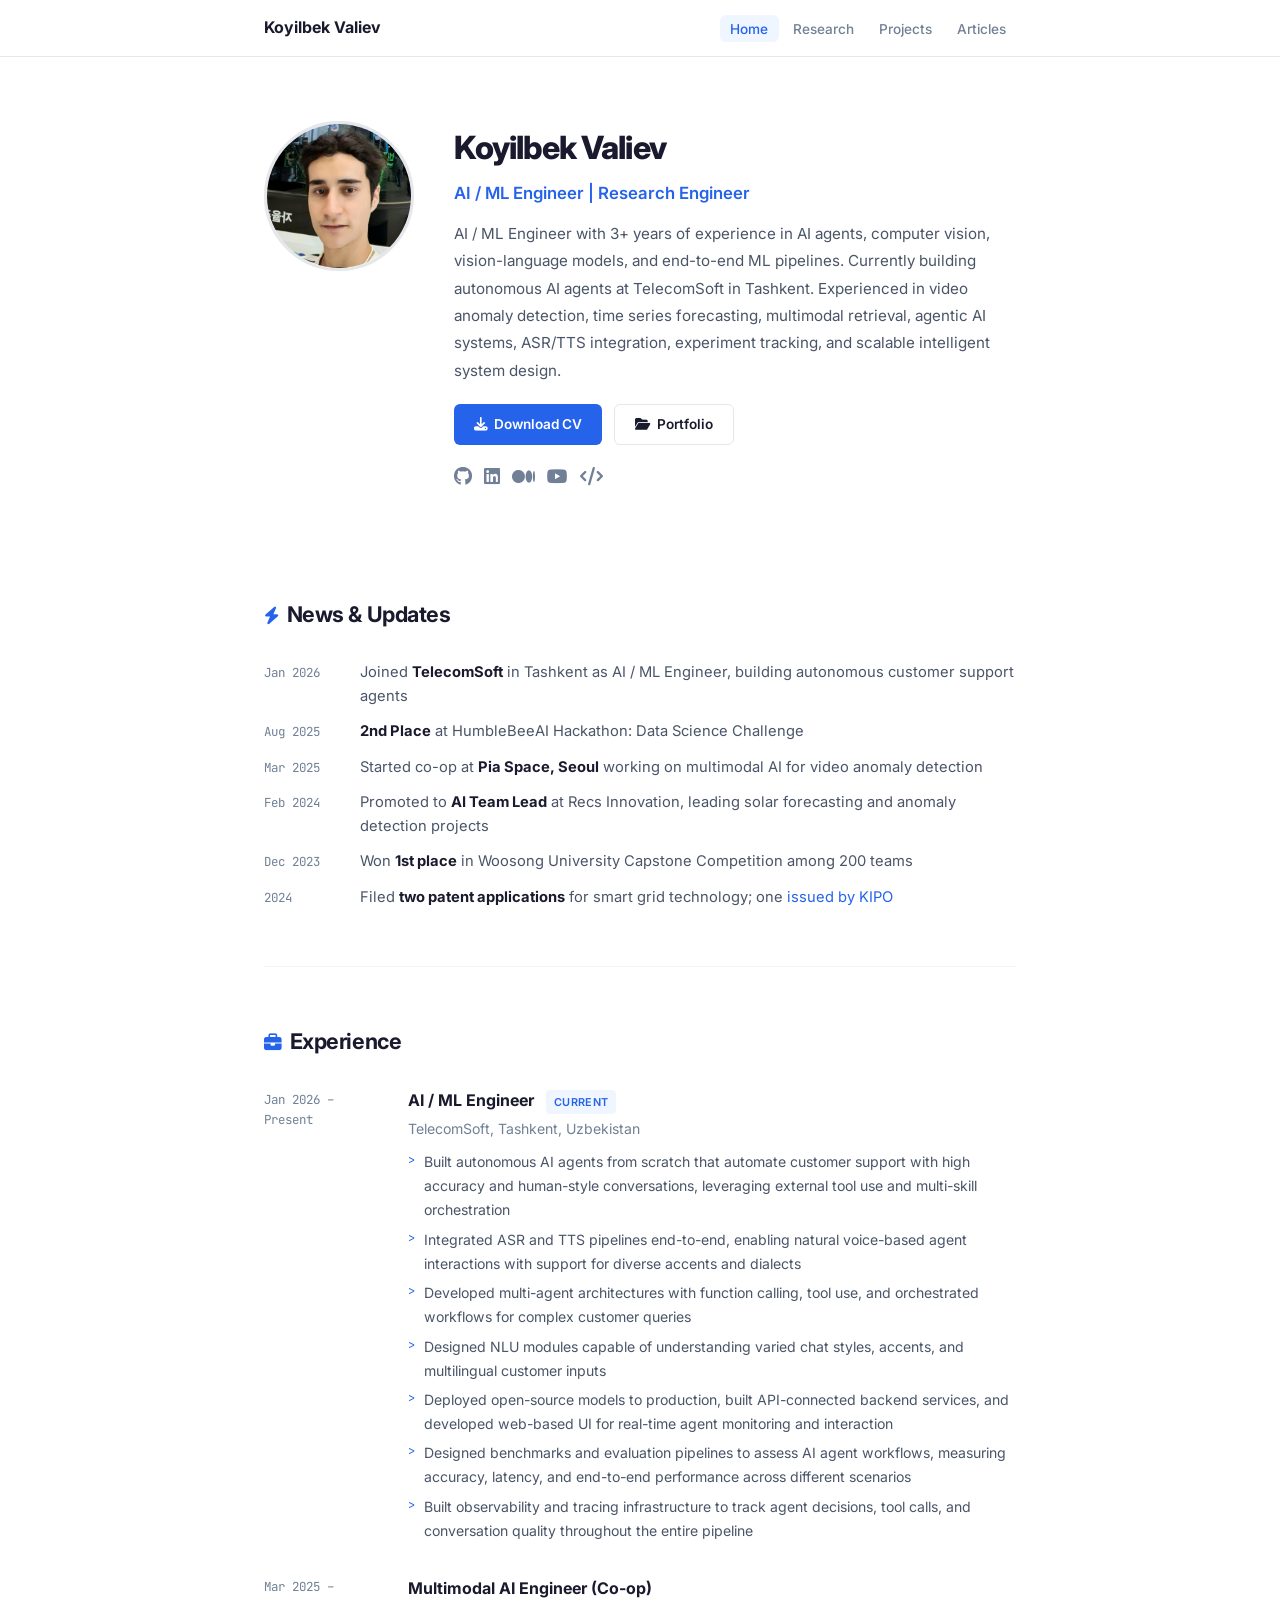
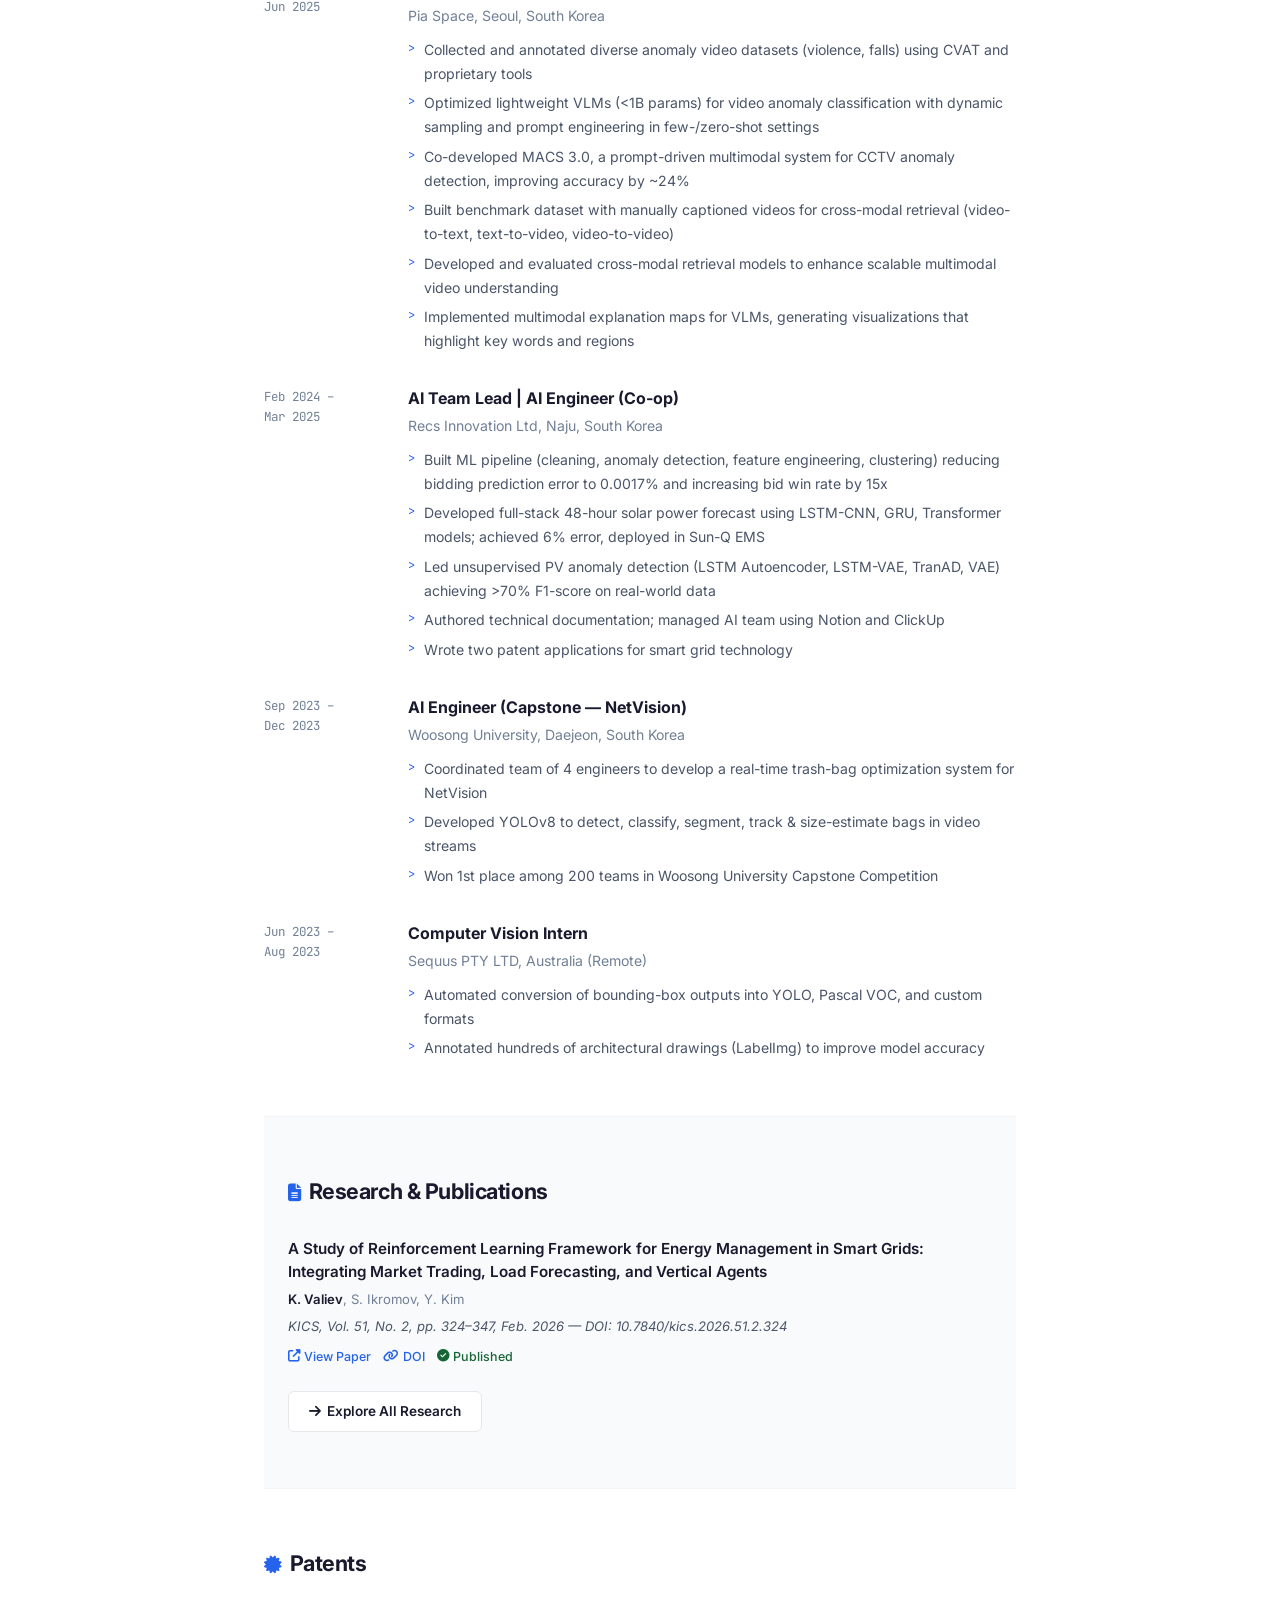
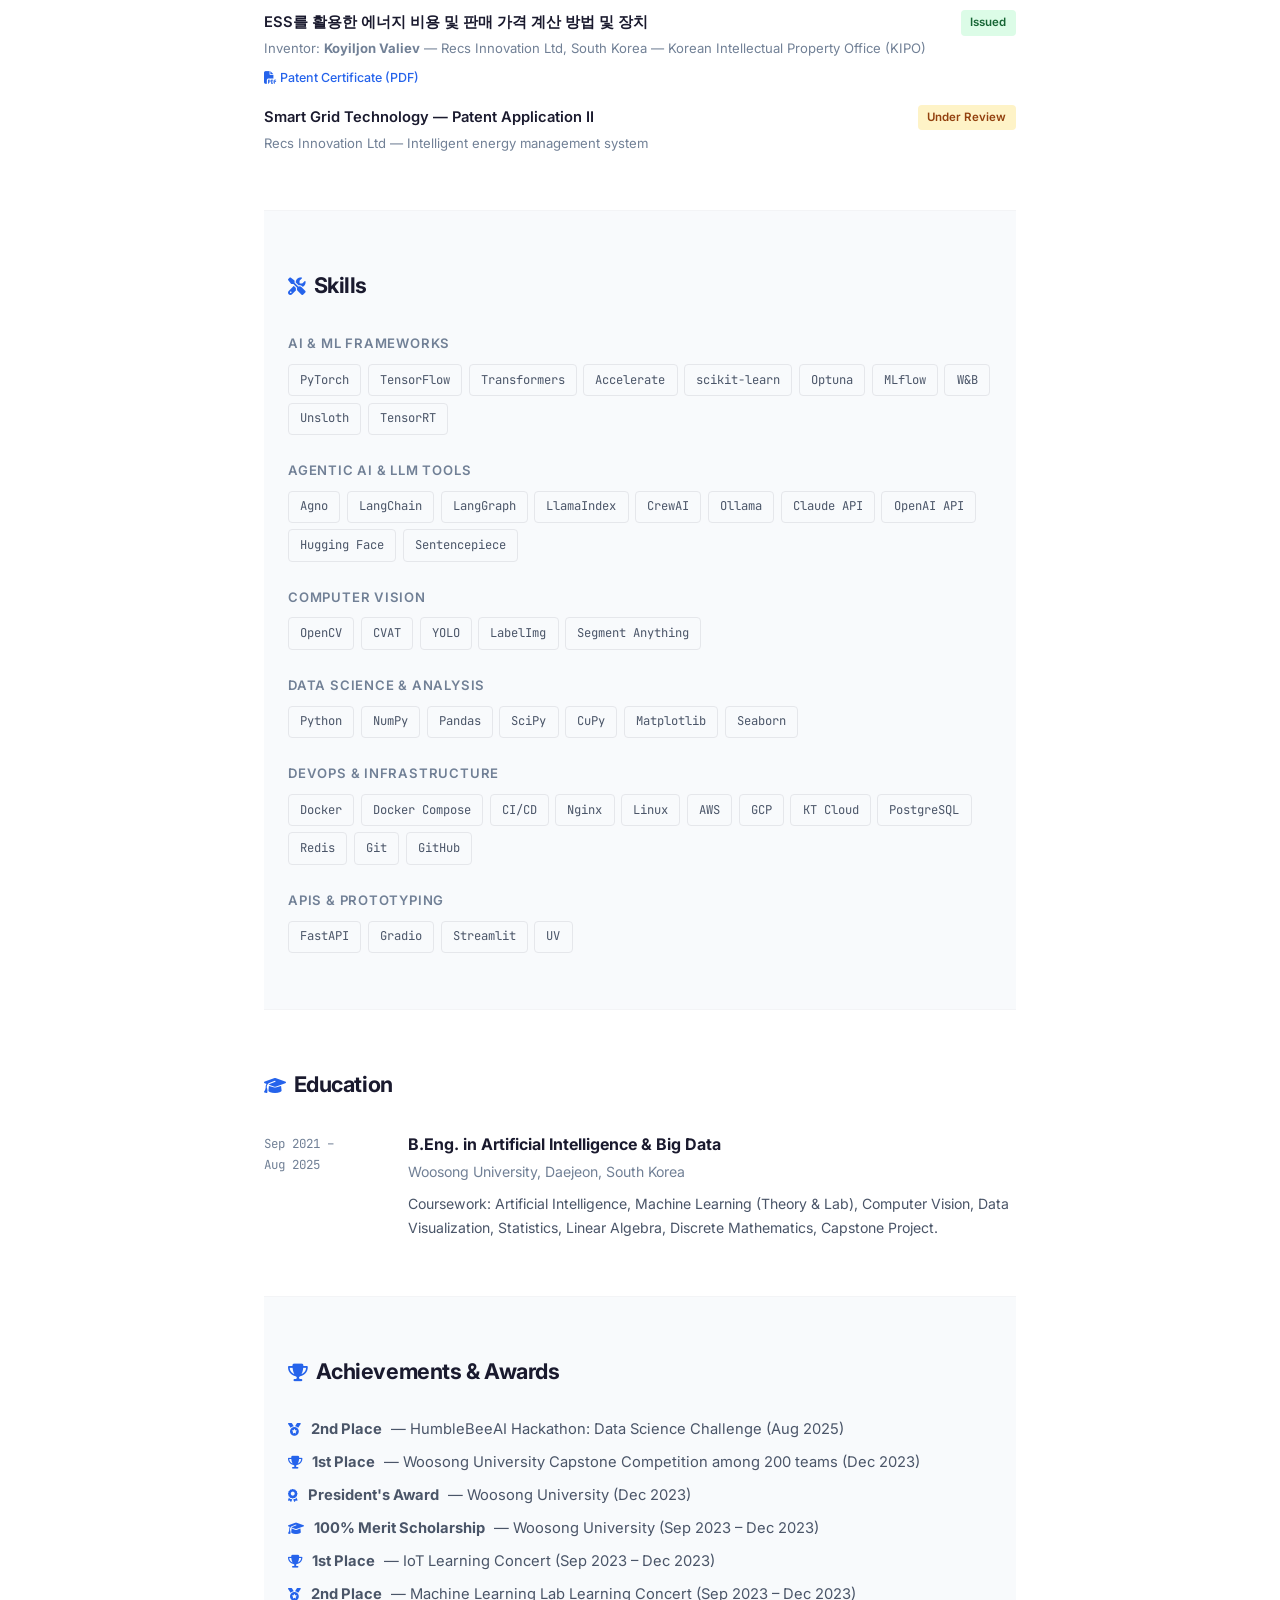
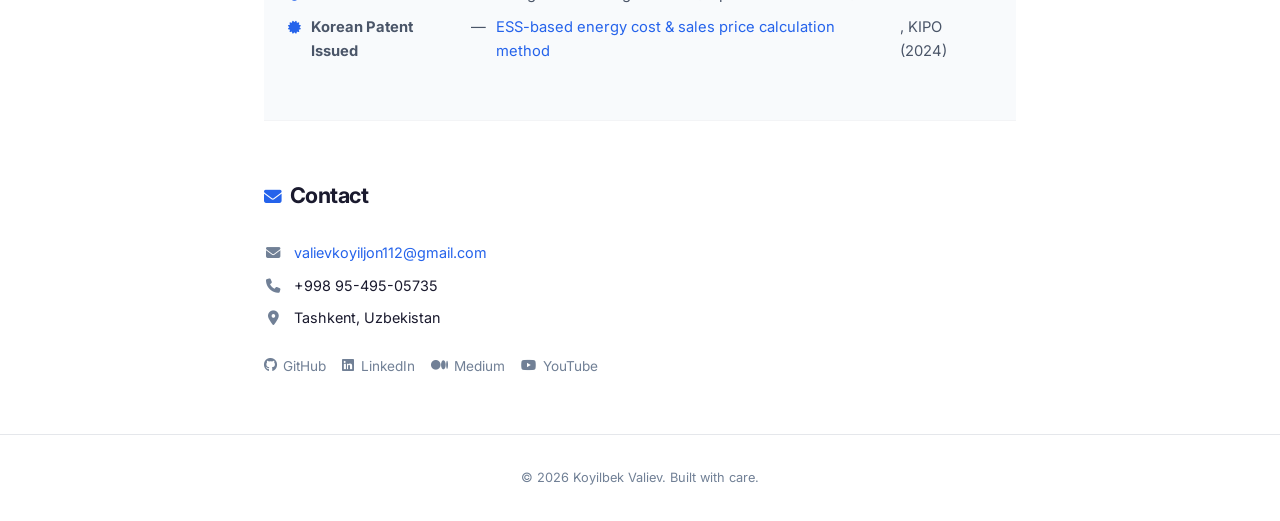
<file: index.html>
<!DOCTYPE html>
<html lang="en">
<head>
    <meta charset="UTF-8" />
    <meta name="viewport" content="width=device-width, initial-scale=1.0" />
    <title>Koyilbek Valiev — AI / ML Engineer | Research Engineer</title>
    <meta name="description" content="AI / ML Engineer and Research Engineer with 3+ years of experience in AI agents, computer vision, multimodal learning, and intelligent systems." />
    <meta name="author" content="Koyilbek Valiev" />
    <link rel="icon" href="favicon.ico" type="image/x-icon" />
    <link rel="preconnect" href="https://fonts.googleapis.com" />
    <link rel="preconnect" href="https://fonts.gstatic.com" crossorigin />
    <link href="https://fonts.googleapis.com/css2?family=Inter:wght@300;400;500;600;700;800&family=JetBrains+Mono:wght@400;500&display=swap" rel="stylesheet" />
    <link href="https://cdnjs.cloudflare.com/ajax/libs/font-awesome/6.5.1/css/all.min.css" rel="stylesheet" />
    <link rel="stylesheet" href="css/shared.css" />
    <style>
        /* ============================================
           HOME-SPECIFIC STYLES
           ============================================ */

        /* HERO */
        .hero {
            padding: 4rem 0 3rem;
        }

        .hero-layout {
            display: flex;
            gap: 2.5rem;
            align-items: flex-start;
        }

        .hero-photo {
            width: 150px;
            height: 150px;
            border-radius: 50%;
            object-fit: cover;
            border: 3px solid var(--border);
            flex-shrink: 0;
        }

        .hero-content { flex: 1; }

        .hero-name {
            font-size: 2rem;
            font-weight: 800;
            letter-spacing: -0.03em;
            margin-bottom: 0.25rem;
        }

        .hero-title {
            font-size: 1.05rem;
            color: var(--accent);
            font-weight: 600;
            margin-bottom: 0.75rem;
        }

        .hero-bio {
            color: var(--text-secondary);
            font-size: 0.95rem;
            line-height: 1.8;
            margin-bottom: 1.25rem;
            max-width: 600px;
        }

        .hero-actions {
            display: flex;
            gap: 0.75rem;
            flex-wrap: wrap;
            margin-bottom: 1rem;
        }

        .hero-social {
            display: flex;
            gap: 0.75rem;
        }

        .hero-social a {
            color: var(--text-muted);
            font-size: 1.15rem;
            transition: var(--transition);
        }

        .hero-social a:hover { color: var(--accent); }

        /* NEWS */
        .news-list {
            list-style: none;
            display: flex;
            flex-direction: column;
            gap: 0.75rem;
        }

        .news-item {
            display: flex;
            gap: 1rem;
            align-items: baseline;
            font-size: 0.92rem;
            line-height: 1.6;
        }

        .news-date {
            font-family: 'JetBrains Mono', monospace;
            font-size: 0.78rem;
            color: var(--text-muted);
            white-space: nowrap;
            min-width: 80px;
        }

        .news-text { color: var(--text-secondary); }
        .news-text strong { color: var(--text); }
        .news-text a { color: var(--accent); text-decoration: none; }
        .news-text a:hover { text-decoration: underline; }

        /* EXPERIENCE */
        .exp-list {
            display: flex;
            flex-direction: column;
            gap: 2rem;
        }

        .exp-item {
            display: grid;
            grid-template-columns: 120px 1fr;
            gap: 1.5rem;
        }

        .exp-period {
            font-family: 'JetBrains Mono', monospace;
            font-size: 0.78rem;
            color: var(--text-muted);
            padding-top: 0.15rem;
            line-height: 1.6;
        }

        .exp-body h3 {
            font-size: 1rem;
            font-weight: 700;
            margin-bottom: 0.15rem;
        }

        .exp-body .exp-org {
            font-size: 0.88rem;
            color: var(--text-muted);
            margin-bottom: 0.6rem;
        }

        .exp-body ul {
            list-style: none;
            display: flex;
            flex-direction: column;
            gap: 0.35rem;
        }

        .exp-body li {
            font-size: 0.88rem;
            color: var(--text-secondary);
            line-height: 1.7;
            padding-left: 1rem;
            position: relative;
        }

        .exp-body li::before {
            content: '>';
            position: absolute;
            left: 0;
            color: var(--accent);
            font-family: 'JetBrains Mono', monospace;
            font-size: 0.75rem;
        }

        .exp-badge {
            display: inline-block;
            font-size: 0.68rem;
            font-weight: 600;
            padding: 0.15rem 0.5rem;
            border-radius: 4px;
            background: var(--accent-light);
            color: var(--accent);
            text-transform: uppercase;
            letter-spacing: 0.03em;
            margin-left: 0.5rem;
            vertical-align: middle;
        }

        /* PUBLICATIONS */
        .pub-list {
            display: flex;
            flex-direction: column;
            gap: 1.5rem;
        }

        .pub-item { padding-bottom: 1.5rem; border-bottom: 1px solid var(--border-light); }
        .pub-item:last-child { padding-bottom: 0; border-bottom: none; }

        .pub-title {
            font-size: 0.95rem;
            font-weight: 600;
            color: var(--text);
            margin-bottom: 0.3rem;
            line-height: 1.5;
        }

        .pub-authors {
            font-size: 0.82rem;
            color: var(--text-muted);
            margin-bottom: 0.3rem;
        }

        .pub-authors .me { font-weight: 600; color: var(--text); }

        .pub-venue {
            font-size: 0.82rem;
            color: var(--text-secondary);
            font-style: italic;
        }

        .pub-links {
            display: flex;
            gap: 0.75rem;
            margin-top: 0.5rem;
        }

        .pub-link {
            font-size: 0.78rem;
            font-weight: 500;
            color: var(--accent);
            text-decoration: none;
            display: inline-flex;
            align-items: center;
            gap: 0.25rem;
        }

        .pub-link:hover { text-decoration: underline; }

        /* PATENTS */
        .patent-list {
            display: flex;
            flex-direction: column;
            gap: 1rem;
        }

        .patent-item {
            display: flex;
            justify-content: space-between;
            align-items: flex-start;
            gap: 1rem;
        }

        .patent-info h4 {
            font-size: 0.92rem;
            font-weight: 600;
            margin-bottom: 0.15rem;
        }

        .patent-info p {
            font-size: 0.82rem;
            color: var(--text-muted);
        }

        .patent-status {
            font-size: 0.72rem;
            font-weight: 600;
            padding: 0.2rem 0.6rem;
            border-radius: 4px;
            white-space: nowrap;
        }

        .patent-status.reviewed { background: #dcfce7; color: #166534; }
        .patent-status.pending { background: #fef3c7; color: #92400e; }

        /* SKILLS */
        .skills-section {
            display: flex;
            flex-direction: column;
            gap: 1.5rem;
        }

        .skill-group h4 {
            font-size: 0.82rem;
            font-weight: 600;
            color: var(--text-muted);
            text-transform: uppercase;
            letter-spacing: 0.06em;
            margin-bottom: 0.6rem;
        }

        .skill-tags {
            display: flex;
            flex-wrap: wrap;
            gap: 0.4rem;
        }

        .tag {
            font-family: 'JetBrains Mono', monospace;
            font-size: 0.76rem;
            padding: 0.3rem 0.7rem;
            border-radius: 4px;
            background: var(--bg-alt);
            border: 1px solid var(--border);
            color: var(--text-secondary);
            transition: var(--transition);
        }

        .tag:hover {
            border-color: var(--accent);
            color: var(--accent);
            background: var(--accent-light);
        }

        /* EDUCATION */
        .edu-item {
            display: grid;
            grid-template-columns: 120px 1fr;
            gap: 1.5rem;
        }

        .edu-period {
            font-family: 'JetBrains Mono', monospace;
            font-size: 0.78rem;
            color: var(--text-muted);
            padding-top: 0.15rem;
        }

        .edu-body h3 { font-size: 1rem; font-weight: 700; margin-bottom: 0.15rem; }
        .edu-body .edu-school { font-size: 0.88rem; color: var(--text-muted); margin-bottom: 0.5rem; }
        .edu-body p { font-size: 0.88rem; color: var(--text-secondary); line-height: 1.7; }

        /* ACHIEVEMENTS */
        .achievements-list {
            list-style: none;
            display: flex;
            flex-direction: column;
            gap: 0.6rem;
        }

        .achievements-list li {
            display: flex;
            align-items: baseline;
            gap: 0.6rem;
            font-size: 0.92rem;
            color: var(--text-secondary);
            line-height: 1.6;
        }

        .achievements-list li i {
            color: var(--accent);
            font-size: 0.8rem;
            flex-shrink: 0;
        }

        /* CONTACT */
        .contact-grid {
            display: flex;
            flex-direction: column;
            gap: 0.5rem;
            margin-bottom: 1.5rem;
        }

        .contact-row {
            display: flex;
            align-items: center;
            gap: 0.75rem;
            font-size: 0.9rem;
        }

        .contact-row i {
            color: var(--text-muted);
            width: 18px;
            text-align: center;
            font-size: 0.9rem;
        }

        .contact-row a { color: var(--accent); text-decoration: none; }
        .contact-row a:hover { text-decoration: underline; }

        .contact-social {
            display: flex;
            gap: 1rem;
            margin-top: 1rem;
        }

        .contact-social a {
            display: inline-flex;
            align-items: center;
            gap: 0.4rem;
            font-size: 0.85rem;
            color: var(--text-muted);
            text-decoration: none;
            transition: var(--transition);
        }

        .contact-social a:hover { color: var(--accent); }

        /* RESPONSIVE */
        @media (max-width: 768px) {
            .hero-layout {
                flex-direction: column;
                align-items: center;
                text-align: center;
            }

            .hero-photo { width: 120px; height: 120px; }

            .hero-actions, .hero-social { justify-content: center; }

            .hero-bio { margin-left: auto; margin-right: auto; }

            .exp-item, .edu-item {
                grid-template-columns: 1fr;
                gap: 0.25rem;
            }

            .hero { padding: 2.5rem 0 2rem; }

            .patent-item { flex-direction: column; gap: 0.5rem; }
        }

        @media (max-width: 480px) {
            .hero-name { font-size: 1.6rem; }

            .hero-actions {
                flex-direction: column;
                align-items: stretch;
            }

            .btn { justify-content: center; }

            .news-item { flex-direction: column; gap: 0.15rem; }
            .news-date { min-width: auto; }
        }
    </style>
</head>
<body>

    <!-- Navigation -->
    <nav class="nav" role="navigation" aria-label="Main navigation">
        <div class="nav-inner">
            <a href="index.html" class="nav-name">Koyilbek Valiev</a>
            <button class="nav-hamburger" aria-label="Toggle menu" aria-expanded="false">
                <span></span><span></span><span></span>
            </button>
            <ul class="nav-links">
                <li><a href="index.html" class="active">Home</a></li>
                <li><a href="research.html">Research</a></li>
                <li><a href="projects.html">Projects</a></li>
                <li><a href="articles.html">Articles</a></li>
            </ul>
        </div>
    </nav>

    <main class="container">

        <!-- ===== HERO ===== -->
        <section class="hero" id="about">
            <div class="hero-layout">
                <img src="images/profile.jpg" alt="Koyilbek Valiev" class="hero-photo" />
                <div class="hero-content">
                    <h1 class="hero-name">Koyilbek Valiev</h1>
                    <p class="hero-title">AI / ML Engineer | Research Engineer</p>
                    <p class="hero-bio">
                        AI / ML Engineer with 3+ years of experience in AI agents, computer vision,
                        vision-language models, and end-to-end ML pipelines. Currently building autonomous
                        AI agents at TelecomSoft in Tashkent. Experienced in video anomaly detection,
                        time series forecasting, multimodal retrieval, agentic AI systems, ASR/TTS integration,
                        experiment tracking, and scalable intelligent system design.
                    </p>
                    <div class="hero-actions">
                        <a href="Koyiljon_CV.pdf" class="btn btn-primary" target="_blank" rel="noopener">
                            <i class="fas fa-download"></i> Download CV
                        </a>
                        <a href="Last_UPDATED_PORTFOLIO.pdf" class="btn btn-outline" target="_blank" rel="noopener">
                            <i class="fas fa-folder-open"></i> Portfolio
                        </a>
                    </div>
                    <div class="hero-social">
                        <a href="https://github.com/Valiev-Koyiljon" target="_blank" rel="noopener" aria-label="GitHub"><i class="fab fa-github"></i></a>
                        <a href="https://www.linkedin.com/in/koyiljonvaliev2003/" target="_blank" rel="noopener" aria-label="LinkedIn"><i class="fab fa-linkedin"></i></a>
                        <a href="https://medium.com/@valievkoyiljon112" target="_blank" rel="noopener" aria-label="Medium"><i class="fab fa-medium"></i></a>
                        <a href="https://www.youtube.com/@KoyiljonValiev" target="_blank" rel="noopener" aria-label="YouTube"><i class="fab fa-youtube"></i></a>
                        <a href="https://jovian.com/valievkoyiljon112" target="_blank" rel="noopener" aria-label="Jovian"><i class="fas fa-code"></i></a>
                    </div>
                </div>
            </div>
        </section>

        <!-- ===== NEWS ===== -->
        <section class="section" id="news">
            <h2 class="section-title"><i class="fas fa-bolt"></i>News &amp; Updates</h2>
            <ul class="news-list">
                <li class="news-item">
                    <span class="news-date">Jan 2026</span>
                    <span class="news-text">Joined <strong>TelecomSoft</strong> in Tashkent as AI / ML Engineer, building autonomous customer support agents</span>
                </li>
                <li class="news-item">
                    <span class="news-date">Aug 2025</span>
                    <span class="news-text"><strong>2nd Place</strong> at HumbleBeeAI Hackathon: Data Science Challenge</span>
                </li>
                <li class="news-item">
                    <span class="news-date">Mar 2025</span>
                    <span class="news-text">Started co-op at <strong>Pia Space, Seoul</strong> working on multimodal AI for video anomaly detection</span>
                </li>
                <li class="news-item">
                    <span class="news-date">Feb 2024</span>
                    <span class="news-text">Promoted to <strong>AI Team Lead</strong> at Recs Innovation, leading solar forecasting and anomaly detection projects</span>
                </li>
                <li class="news-item">
                    <span class="news-date">Dec 2023</span>
                    <span class="news-text">Won <strong>1st place</strong> in Woosong University Capstone Competition among 200 teams</span>
                </li>
                <li class="news-item">
                    <span class="news-date">2024</span>
                    <span class="news-text">Filed <strong>two patent applications</strong> for smart grid technology; one <a href="patents/ESS_patent_KR.pdf" target="_blank" rel="noopener">issued by KIPO</a></span>
                </li>
            </ul>
        </section>

        <!-- ===== EXPERIENCE ===== -->
        <section class="section" id="experience">
            <h2 class="section-title"><i class="fas fa-briefcase"></i>Experience</h2>
            <div class="exp-list">
                <div class="exp-item">
                    <div class="exp-period">Jan 2026 &ndash;<br/>Present</div>
                    <div class="exp-body">
                        <h3>AI / ML Engineer <span class="exp-badge">Current</span></h3>
                        <div class="exp-org">TelecomSoft, Tashkent, Uzbekistan</div>
                        <ul>
                            <li>Built autonomous AI agents from scratch that automate customer support with high accuracy and human-style conversations, leveraging external tool use and multi-skill orchestration</li>
                            <li>Integrated ASR and TTS pipelines end-to-end, enabling natural voice-based agent interactions with support for diverse accents and dialects</li>
                            <li>Developed multi-agent architectures with function calling, tool use, and orchestrated workflows for complex customer queries</li>
                            <li>Designed NLU modules capable of understanding varied chat styles, accents, and multilingual customer inputs</li>
                            <li>Deployed open-source models to production, built API-connected backend services, and developed web-based UI for real-time agent monitoring and interaction</li>
                            <li>Designed benchmarks and evaluation pipelines to assess AI agent workflows, measuring accuracy, latency, and end-to-end performance across different scenarios</li>
                            <li>Built observability and tracing infrastructure to track agent decisions, tool calls, and conversation quality throughout the entire pipeline</li>
                        </ul>
                    </div>
                </div>

                <div class="exp-item">
                    <div class="exp-period">Mar 2025 &ndash;<br/>Jun 2025</div>
                    <div class="exp-body">
                        <h3>Multimodal AI Engineer (Co-op)</h3>
                        <div class="exp-org">Pia Space, Seoul, South Korea</div>
                        <ul>
                            <li>Collected and annotated diverse anomaly video datasets (violence, falls) using CVAT and proprietary tools</li>
                            <li>Optimized lightweight VLMs (&lt;1B params) for video anomaly classification with dynamic sampling and prompt engineering in few-/zero-shot settings</li>
                            <li>Co-developed MACS 3.0, a prompt-driven multimodal system for CCTV anomaly detection, improving accuracy by ~24%</li>
                            <li>Built benchmark dataset with manually captioned videos for cross-modal retrieval (video-to-text, text-to-video, video-to-video)</li>
                            <li>Developed and evaluated cross-modal retrieval models to enhance scalable multimodal video understanding</li>
                            <li>Implemented multimodal explanation maps for VLMs, generating visualizations that highlight key words and regions</li>
                        </ul>
                    </div>
                </div>

                <div class="exp-item">
                    <div class="exp-period">Feb 2024 &ndash;<br/>Mar 2025</div>
                    <div class="exp-body">
                        <h3>AI Team Lead | AI Engineer (Co-op)</h3>
                        <div class="exp-org">Recs Innovation Ltd, Naju, South Korea</div>
                        <ul>
                            <li>Built ML pipeline (cleaning, anomaly detection, feature engineering, clustering) reducing bidding prediction error to 0.0017% and increasing bid win rate by 15x</li>
                            <li>Developed full-stack 48-hour solar power forecast using LSTM-CNN, GRU, Transformer models; achieved 6% error, deployed in Sun-Q EMS</li>
                            <li>Led unsupervised PV anomaly detection (LSTM Autoencoder, LSTM-VAE, TranAD, VAE) achieving &gt;70% F1-score on real-world data</li>
                            <li>Authored technical documentation; managed AI team using Notion and ClickUp</li>
                            <li>Wrote two patent applications for smart grid technology</li>
                        </ul>
                    </div>
                </div>

                <div class="exp-item">
                    <div class="exp-period">Sep 2023 &ndash;<br/>Dec 2023</div>
                    <div class="exp-body">
                        <h3>AI Engineer (Capstone &mdash; NetVision)</h3>
                        <div class="exp-org">Woosong University, Daejeon, South Korea</div>
                        <ul>
                            <li>Coordinated team of 4 engineers to develop a real-time trash-bag optimization system for NetVision</li>
                            <li>Developed YOLOv8 to detect, classify, segment, track &amp; size-estimate bags in video streams</li>
                            <li>Won 1st place among 200 teams in Woosong University Capstone Competition</li>
                        </ul>
                    </div>
                </div>

                <div class="exp-item">
                    <div class="exp-period">Jun 2023 &ndash;<br/>Aug 2023</div>
                    <div class="exp-body">
                        <h3>Computer Vision Intern</h3>
                        <div class="exp-org">Sequus PTY LTD, Australia (Remote)</div>
                        <ul>
                            <li>Automated conversion of bounding-box outputs into YOLO, Pascal VOC, and custom formats</li>
                            <li>Annotated hundreds of architectural drawings (LabelImg) to improve model accuracy</li>
                        </ul>
                    </div>
                </div>
            </div>
        </section>

        <!-- ===== PUBLICATIONS ===== -->
        <section class="section section-alt" id="publications">
            <div class="container">
                <h2 class="section-title"><i class="fas fa-file-alt"></i>Research &amp; Publications</h2>
                <div class="pub-list">
                    <div class="pub-item">
                        <div class="pub-title">A Study of Reinforcement Learning Framework for Energy Management in Smart Grids: Integrating Market Trading, Load Forecasting, and Vertical Agents</div>
                        <div class="pub-authors"><span class="me">K. Valiev</span>, S. Ikromov, Y. Kim</div>
                        <div class="pub-venue">KICS, Vol. 51, No. 2, pp. 324–347, Feb. 2026 &mdash; DOI: 10.7840/kics.2026.51.2.324</div>
                        <div class="pub-links">
                            <a href="https://journal.kics.or.kr/digital-library/105868" class="pub-link" target="_blank" rel="noopener"><i class="fas fa-external-link-alt"></i> View Paper</a>
                            <a href="https://doi.org/10.7840/kics.2026.51.2.324" class="pub-link" target="_blank" rel="noopener"><i class="fas fa-link"></i> DOI</a>
                            <span class="pub-link" style="color: #166534;"><i class="fas fa-check-circle"></i> Published</span>
                        </div>
                    </div>
                </div>
                <div style="margin-top: 1.5rem;">
                    <a href="research.html" class="btn btn-outline"><i class="fas fa-arrow-right"></i> Explore All Research</a>
                </div>
            </div>
        </section>

        <!-- ===== PATENTS ===== -->
        <section class="section" id="patents">
            <h2 class="section-title"><i class="fas fa-certificate"></i>Patents</h2>
            <div class="patent-list">
                <div class="patent-item">
                    <div class="patent-info">
                        <h4>ESS를 활용한 에너지 비용 및 판매 가격 계산 방법 및 장치</h4>
                        <p>Inventor: <strong>Koyiljon Valiev</strong> &mdash; Recs Innovation Ltd, South Korea &mdash; Korean Intellectual Property Office (KIPO)</p>
                        <div style="display:flex;gap:0.75rem;flex-wrap:wrap;margin-top:0.5rem;">
                            <a href="https://valiev-koyiljon.github.io/Web/patents/ESS_patent_KR.pdf" target="_blank" rel="noopener" class="pub-link">
                                <i class="fas fa-file-pdf"></i> Patent Certificate (PDF)
                            </a>
                        </div>
                    </div>
                    <span class="patent-status reviewed">Issued</span>
                </div>
                <div class="patent-item">
                    <div class="patent-info">
                        <h4>Smart Grid Technology &mdash; Patent Application II</h4>
                        <p>Recs Innovation Ltd &mdash; Intelligent energy management system</p>
                    </div>
                    <span class="patent-status pending">Under Review</span>
                </div>
            </div>
        </section>

        <!-- ===== SKILLS ===== -->
        <section class="section section-alt" id="skills">
            <div class="container">
                <h2 class="section-title"><i class="fas fa-tools"></i>Skills</h2>
                <div class="skills-section">
                    <div class="skill-group">
                        <h4>AI &amp; ML Frameworks</h4>
                        <div class="skill-tags">
                            <span class="tag">PyTorch</span><span class="tag">TensorFlow</span><span class="tag">Transformers</span><span class="tag">Accelerate</span><span class="tag">scikit-learn</span><span class="tag">Optuna</span><span class="tag">MLflow</span><span class="tag">W&amp;B</span><span class="tag">Unsloth</span><span class="tag">TensorRT</span>
                        </div>
                    </div>
                    <div class="skill-group">
                        <h4>Agentic AI &amp; LLM Tools</h4>
                        <div class="skill-tags">
                            <span class="tag">Agno</span><span class="tag">LangChain</span><span class="tag">LangGraph</span><span class="tag">LlamaIndex</span><span class="tag">CrewAI</span><span class="tag">Ollama</span><span class="tag">Claude API</span><span class="tag">OpenAI API</span><span class="tag">Hugging Face</span><span class="tag">Sentencepiece</span>
                        </div>
                    </div>
                    <div class="skill-group">
                        <h4>Computer Vision</h4>
                        <div class="skill-tags">
                            <span class="tag">OpenCV</span><span class="tag">CVAT</span><span class="tag">YOLO</span><span class="tag">LabelImg</span><span class="tag">Segment Anything</span>
                        </div>
                    </div>
                    <div class="skill-group">
                        <h4>Data Science &amp; Analysis</h4>
                        <div class="skill-tags">
                            <span class="tag">Python</span><span class="tag">NumPy</span><span class="tag">Pandas</span><span class="tag">SciPy</span><span class="tag">CuPy</span><span class="tag">Matplotlib</span><span class="tag">Seaborn</span>
                        </div>
                    </div>
                    <div class="skill-group">
                        <h4>DevOps &amp; Infrastructure</h4>
                        <div class="skill-tags">
                            <span class="tag">Docker</span><span class="tag">Docker Compose</span><span class="tag">CI/CD</span><span class="tag">Nginx</span><span class="tag">Linux</span><span class="tag">AWS</span><span class="tag">GCP</span><span class="tag">KT Cloud</span><span class="tag">PostgreSQL</span><span class="tag">Redis</span><span class="tag">Git</span><span class="tag">GitHub</span>
                        </div>
                    </div>
                    <div class="skill-group">
                        <h4>APIs &amp; Prototyping</h4>
                        <div class="skill-tags">
                            <span class="tag">FastAPI</span><span class="tag">Gradio</span><span class="tag">Streamlit</span><span class="tag">UV</span>
                        </div>
                    </div>
                </div>
            </div>
        </section>

        <!-- ===== EDUCATION ===== -->
        <section class="section" id="education">
            <h2 class="section-title"><i class="fas fa-graduation-cap"></i>Education</h2>
            <div class="edu-item">
                <div class="edu-period">Sep 2021 &ndash;<br/>Aug 2025</div>
                <div class="edu-body">
                    <h3>B.Eng. in Artificial Intelligence &amp; Big Data</h3>
                    <div class="edu-school">Woosong University, Daejeon, South Korea</div>
                    <p>Coursework: Artificial Intelligence, Machine Learning (Theory &amp; Lab), Computer Vision, Data Visualization, Statistics, Linear Algebra, Discrete Mathematics, Capstone Project.</p>
                </div>
            </div>
        </section>

        <!-- ===== ACHIEVEMENTS ===== -->
        <section class="section section-alt" id="achievements">
            <div class="container">
                <h2 class="section-title"><i class="fas fa-trophy"></i>Achievements &amp; Awards</h2>
                <ul class="achievements-list">
                    <li><i class="fas fa-medal"></i> <strong>2nd Place</strong> &mdash; HumbleBeeAI Hackathon: Data Science Challenge (Aug 2025)</li>
                    <li><i class="fas fa-trophy"></i> <strong>1st Place</strong> &mdash; Woosong University Capstone Competition among 200 teams (Dec 2023)</li>
                    <li><i class="fas fa-award"></i> <strong>President's Award</strong> &mdash; Woosong University (Dec 2023)</li>
                    <li><i class="fas fa-graduation-cap"></i> <strong>100% Merit Scholarship</strong> &mdash; Woosong University (Sep 2023 &ndash; Dec 2023)</li>
                    <li><i class="fas fa-trophy"></i> <strong>1st Place</strong> &mdash; IoT Learning Concert (Sep 2023 &ndash; Dec 2023)</li>
                    <li><i class="fas fa-medal"></i> <strong>2nd Place</strong> &mdash; Machine Learning Lab Learning Concert (Sep 2023 &ndash; Dec 2023)</li>
                    <li><i class="fas fa-certificate"></i> <strong>Korean Patent Issued</strong> &mdash; <a href="patents/ESS_patent_KR.pdf" target="_blank" rel="noopener" style="color:var(--accent);text-decoration:none;">ESS-based energy cost &amp; sales price calculation method</a>, KIPO (2024)</li>
                </ul>
            </div>
        </section>

        <!-- ===== CONTACT ===== -->
        <section class="section" id="contact">
            <h2 class="section-title"><i class="fas fa-envelope"></i>Contact</h2>
            <div class="contact-grid">
                <div class="contact-row">
                    <i class="fas fa-envelope"></i>
                    <a href="mailto:valievkoyiljon112@gmail.com">valievkoyiljon112@gmail.com</a>
                </div>
                <div class="contact-row">
                    <i class="fas fa-phone"></i>
                    <span>+998 95-495-05735</span>
                </div>
                <div class="contact-row">
                    <i class="fas fa-map-marker-alt"></i>
                    <span>Tashkent, Uzbekistan</span>
                </div>
            </div>
            <div class="contact-social">
                <a href="https://github.com/Valiev-Koyiljon" target="_blank" rel="noopener"><i class="fab fa-github"></i> GitHub</a>
                <a href="https://www.linkedin.com/in/koyiljonvaliev2003/" target="_blank" rel="noopener"><i class="fab fa-linkedin"></i> LinkedIn</a>
                <a href="https://medium.com/@valievkoyiljon112" target="_blank" rel="noopener"><i class="fab fa-medium"></i> Medium</a>
                <a href="https://www.youtube.com/@KoyiljonValiev" target="_blank" rel="noopener"><i class="fab fa-youtube"></i> YouTube</a>
            </div>
        </section>

    </main>

    <footer class="footer">
        <div class="container">
            <p>&copy; 2026 Koyilbek Valiev. Built with care.</p>
        </div>
    </footer>

    <script>
        const hamburger = document.querySelector('.nav-hamburger');
        const navLinks = document.querySelector('.nav-links');
        hamburger.addEventListener('click', () => {
            const open = navLinks.classList.toggle('open');
            hamburger.setAttribute('aria-expanded', open);
        });
    </script>
</body>
</html>
</file>
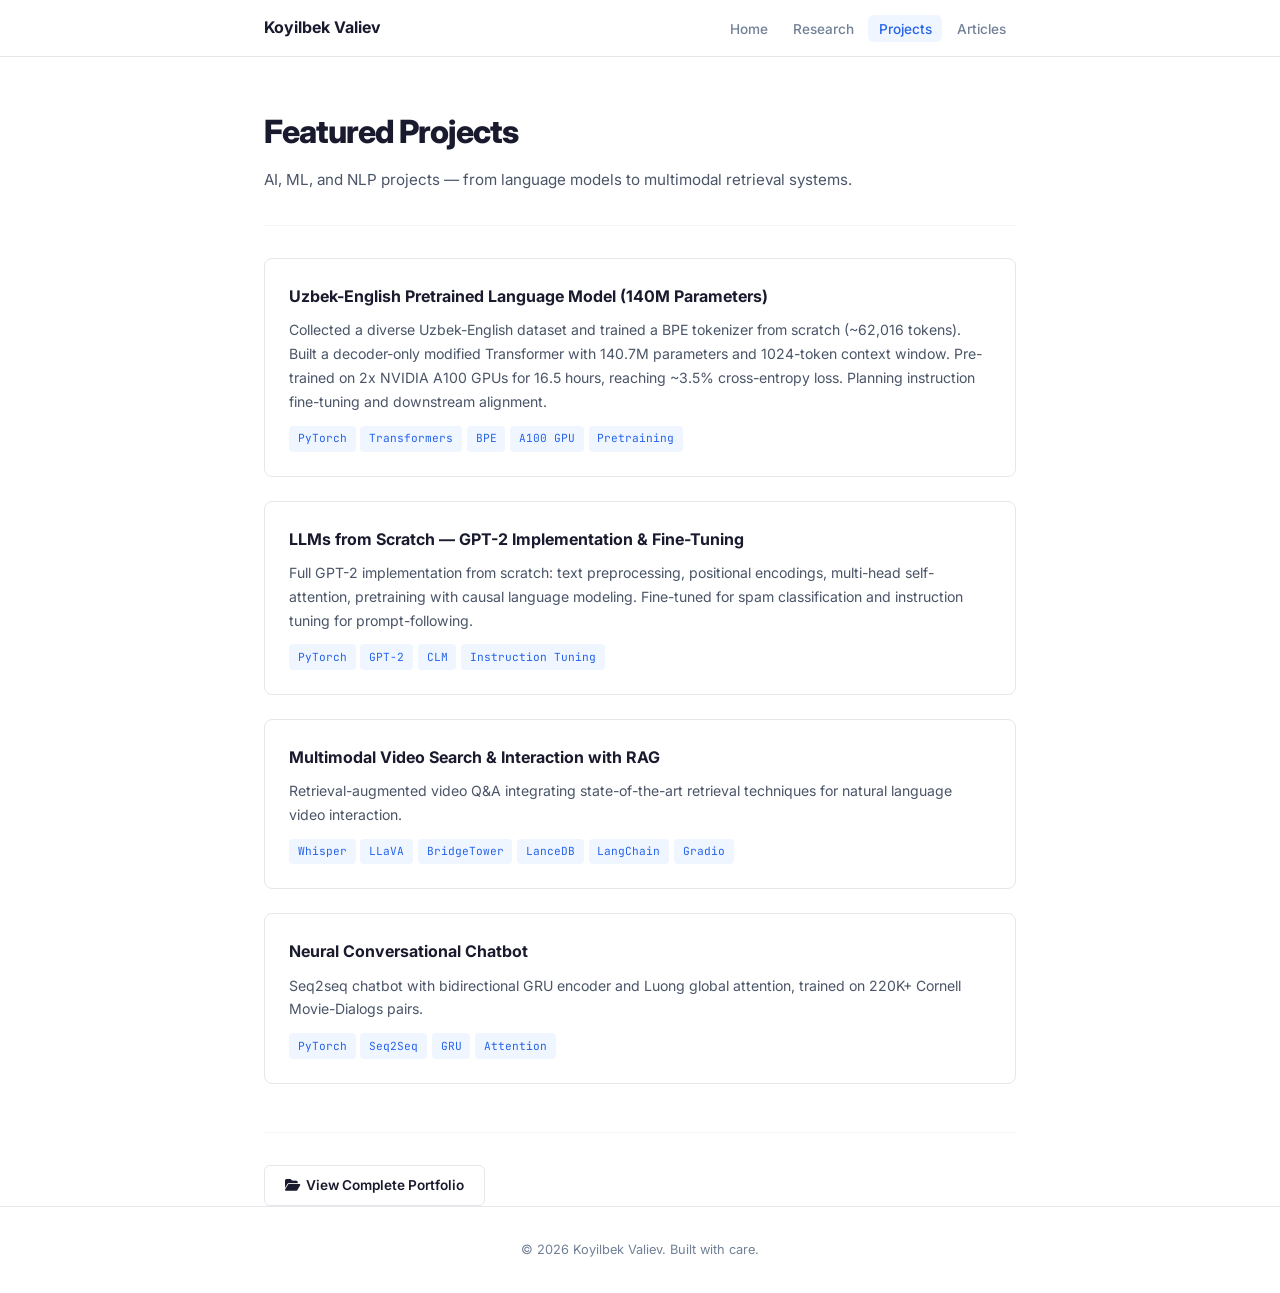
<file: projects.html>
<!DOCTYPE html>
<html lang="en">
<head>
    <meta charset="UTF-8" />
    <meta name="viewport" content="width=device-width, initial-scale=1.0" />
    <title>Projects — Koyilbek Valiev</title>
    <meta name="description" content="Featured AI and ML projects by Koyilbek Valiev." />
    <link rel="icon" href="favicon.ico" type="image/x-icon" />
    <link rel="preconnect" href="https://fonts.googleapis.com" />
    <link rel="preconnect" href="https://fonts.gstatic.com" crossorigin />
    <link href="https://fonts.googleapis.com/css2?family=Inter:wght@300;400;500;600;700;800&family=JetBrains+Mono:wght@400;500&display=swap" rel="stylesheet" />
    <link href="https://cdnjs.cloudflare.com/ajax/libs/font-awesome/6.5.1/css/all.min.css" rel="stylesheet" />
    <link rel="stylesheet" href="css/shared.css" />
    <style>
        /* PROJECT-SPECIFIC STYLES */
        .projects-list {
            display: flex;
            flex-direction: column;
            gap: 1.5rem;
            padding: 2rem 0;
        }

        .project-item {
            padding: 1.5rem;
            border: 1px solid var(--border);
            border-radius: var(--radius);
            transition: var(--transition);
        }

        .project-item:hover {
            border-color: var(--accent);
            box-shadow: var(--shadow-sm);
        }

        .project-item h3 {
            font-size: 1rem;
            font-weight: 700;
            margin-bottom: 0.5rem;
        }

        .project-item h3 a {
            color: var(--text);
            text-decoration: none;
        }

        .project-item h3 a:hover {
            color: var(--accent);
        }

        .project-item p {
            font-size: 0.88rem;
            color: var(--text-secondary);
            line-height: 1.7;
            margin-bottom: 0.75rem;
        }

        .project-tags {
            display: flex;
            flex-wrap: wrap;
            gap: 0.3rem;
        }

        .project-tags span {
            font-family: 'JetBrains Mono', monospace;
            font-size: 0.7rem;
            padding: 0.2rem 0.55rem;
            border-radius: 4px;
            background: var(--accent-light);
            color: var(--accent);
        }

        .portfolio-cta {
            margin-top: 1rem;
            padding-top: 2rem;
            border-top: 1px solid var(--border-light);
        }
    </style>
</head>
<body>

    <!-- Navigation -->
    <nav class="nav" role="navigation" aria-label="Main navigation">
        <div class="nav-inner">
            <a href="index.html" class="nav-name">Koyilbek Valiev</a>
            <button class="nav-hamburger" aria-label="Toggle menu" aria-expanded="false">
                <span></span><span></span><span></span>
            </button>
            <ul class="nav-links">
                <li><a href="index.html">Home</a></li>
                <li><a href="research.html">Research</a></li>
                <li><a href="projects.html" class="active">Projects</a></li>
                <li><a href="articles.html">Articles</a></li>
            </ul>
        </div>
    </nav>

    <main class="container">
        <div class="page-header">
            <h1>Featured Projects</h1>
            <p>AI, ML, and NLP projects — from language models to multimodal retrieval systems.</p>
        </div>

        <div class="projects-list">
            <div class="project-item">
                <h3>Uzbek-English Pretrained Language Model (140M Parameters)</h3>
                <p>
                    Collected a diverse Uzbek-English dataset and trained a BPE tokenizer from scratch (~62,016 tokens).
                    Built a decoder-only modified Transformer with 140.7M parameters and 1024-token context window.
                    Pre-trained on 2x NVIDIA A100 GPUs for 16.5 hours, reaching ~3.5% cross-entropy loss.
                    Planning instruction fine-tuning and downstream alignment.
                </p>
                <div class="project-tags">
                    <span>PyTorch</span><span>Transformers</span><span>BPE</span><span>A100 GPU</span><span>Pretraining</span>
                </div>
            </div>

            <div class="project-item">
                <h3>LLMs from Scratch &mdash; GPT-2 Implementation &amp; Fine-Tuning</h3>
                <p>
                    Full GPT-2 implementation from scratch: text preprocessing, positional encodings, multi-head self-attention,
                    pretraining with causal language modeling. Fine-tuned for spam classification and instruction tuning for prompt-following.
                </p>
                <div class="project-tags">
                    <span>PyTorch</span><span>GPT-2</span><span>CLM</span><span>Instruction Tuning</span>
                </div>
            </div>

            <div class="project-item">
                <h3><a href="https://github.com/Valiev-Koyiljon/Multimodal-Video-Search-and-Interaction-with-RAG" target="_blank" rel="noopener">Multimodal Video Search &amp; Interaction with RAG</a></h3>
                <p>
                    Retrieval-augmented video Q&amp;A integrating state-of-the-art retrieval techniques for natural language video interaction.
                </p>
                <div class="project-tags">
                    <span>Whisper</span><span>LLaVA</span><span>BridgeTower</span><span>LanceDB</span><span>LangChain</span><span>Gradio</span>
                </div>
            </div>

            <div class="project-item">
                <h3><a href="https://github.com/Valiev-Koyiljon/seq2seq-attention-chatbot" target="_blank" rel="noopener">Neural Conversational Chatbot</a></h3>
                <p>
                    Seq2seq chatbot with bidirectional GRU encoder and Luong global attention,
                    trained on 220K+ Cornell Movie-Dialogs pairs.
                </p>
                <div class="project-tags">
                    <span>PyTorch</span><span>Seq2Seq</span><span>GRU</span><span>Attention</span>
                </div>
            </div>
        </div>

        <div class="portfolio-cta">
            <a href="Last_UPDATED_PORTFOLIO.pdf" class="btn btn-outline" target="_blank" rel="noopener">
                <i class="fas fa-folder-open"></i> View Complete Portfolio
            </a>
        </div>
    </main>

    <footer class="footer">
        <div class="container">
            <p>&copy; 2026 Koyilbek Valiev. Built with care.</p>
        </div>
    </footer>

    <script>
        const hamburger = document.querySelector('.nav-hamburger');
        const navLinks = document.querySelector('.nav-links');
        hamburger.addEventListener('click', () => {
            const open = navLinks.classList.toggle('open');
            hamburger.setAttribute('aria-expanded', open);
        });
    </script>
</body>
</html>
</file>
<file: css/shared.css>
/* ============================================
   SHARED STYLES — Koyilbek Valiev Portfolio
   Used by: index.html, research.html, projects.html
   ============================================ */

*, *::before, *::after {
    margin: 0; padding: 0; box-sizing: border-box;
}

:root {
    --bg: #ffffff;
    --bg-alt: #f8fafc;
    --text: #1a1a2e;
    --text-secondary: #4a5568;
    --text-muted: #718096;
    --accent: #2563EB;
    --accent-hover: #1d4ed8;
    --accent-light: #eff6ff;
    --border: #e5e7eb;
    --border-light: #f3f4f6;
    --shadow-sm: 0 1px 2px rgba(0,0,0,0.05);
    --shadow-md: 0 4px 6px -1px rgba(0,0,0,0.07);
    --radius: 8px;
    --max-width: 800px;
    --transition: 0.2s ease;
}

html {
    scroll-behavior: smooth;
    scroll-padding-top: 72px;
}

body {
    font-family: 'Inter', -apple-system, BlinkMacSystemFont, 'Segoe UI', sans-serif;
    background: var(--bg);
    color: var(--text);
    line-height: 1.7;
    -webkit-font-smoothing: antialiased;
    -moz-osx-font-smoothing: grayscale;
}

::selection {
    background: var(--accent);
    color: #fff;
}

/* ============================================
   NAVIGATION
   ============================================ */
.nav {
    position: sticky;
    top: 0;
    z-index: 100;
    background: rgba(255, 255, 255, 0.92);
    backdrop-filter: blur(12px);
    -webkit-backdrop-filter: blur(12px);
    border-bottom: 1px solid var(--border);
}

.nav-inner {
    max-width: var(--max-width);
    margin: 0 auto;
    padding: 0 1.5rem;
    height: 56px;
    display: flex;
    align-items: center;
    justify-content: space-between;
}

.nav-name {
    font-weight: 700;
    font-size: 1rem;
    color: var(--text);
    text-decoration: none;
}

.nav-links {
    display: flex;
    list-style: none;
    gap: 0.25rem;
}

.nav-links a {
    color: var(--text-muted);
    text-decoration: none;
    font-size: 0.85rem;
    font-weight: 500;
    padding: 0.35rem 0.65rem;
    border-radius: 6px;
    transition: var(--transition);
}

.nav-links a:hover,
.nav-links a.active {
    color: var(--accent);
    background: var(--accent-light);
}

.nav-hamburger {
    display: none;
    background: none;
    border: none;
    cursor: pointer;
    padding: 4px;
    flex-direction: column;
    gap: 4px;
}

.nav-hamburger span {
    width: 20px;
    height: 2px;
    background: var(--text);
    border-radius: 1px;
    transition: var(--transition);
}

/* ============================================
   LAYOUT
   ============================================ */
.container {
    max-width: var(--max-width);
    margin: 0 auto;
    padding: 0 1.5rem;
}

.section {
    padding: 3.5rem 0;
    border-bottom: 1px solid var(--border-light);
}

.section:last-of-type {
    border-bottom: none;
}

.section-alt {
    background: var(--bg-alt);
}

.section-title {
    font-size: 1.35rem;
    font-weight: 700;
    color: var(--text);
    margin-bottom: 1.75rem;
    letter-spacing: -0.02em;
}

.section-title i {
    color: var(--accent);
    margin-right: 0.5rem;
    font-size: 1.1rem;
}

/* ============================================
   PAGE HEADER (for sub-pages)
   ============================================ */
.page-header {
    padding: 3rem 0 2rem;
    border-bottom: 1px solid var(--border-light);
}

.page-header h1 {
    font-size: 2rem;
    font-weight: 800;
    letter-spacing: -0.03em;
    margin-bottom: 0.5rem;
}

.page-header p {
    color: var(--text-secondary);
    font-size: 0.95rem;
}

/* ============================================
   BUTTONS
   ============================================ */
.btn {
    display: inline-flex;
    align-items: center;
    gap: 0.4rem;
    padding: 0.5rem 1.25rem;
    font-size: 0.85rem;
    font-weight: 600;
    border-radius: 6px;
    text-decoration: none;
    transition: var(--transition);
    border: none;
    cursor: pointer;
    font-family: inherit;
}

.btn-primary {
    background: var(--accent);
    color: #fff;
}

.btn-primary:hover {
    background: var(--accent-hover);
}

.btn-outline {
    background: var(--bg);
    color: var(--text);
    border: 1px solid var(--border);
}

.btn-outline:hover {
    border-color: var(--accent);
    color: var(--accent);
}

/* ============================================
   FOOTER
   ============================================ */
.footer {
    border-top: 1px solid var(--border);
    padding: 2rem 0;
    text-align: center;
}

.footer p {
    font-size: 0.8rem;
    color: var(--text-muted);
}

/* ============================================
   RESPONSIVE
   ============================================ */
@media (max-width: 768px) {
    .nav-links {
        display: none;
        position: absolute;
        top: 56px;
        left: 0;
        right: 0;
        background: rgba(255, 255, 255, 0.98);
        backdrop-filter: blur(12px);
        -webkit-backdrop-filter: blur(12px);
        border-bottom: 1px solid var(--border);
        flex-direction: column;
        padding: 0.75rem 1.5rem;
    }

    .nav-links.open {
        display: flex;
    }

    .nav-hamburger {
        display: flex;
    }

    .section {
        padding: 2.5rem 0;
    }

    .page-header h1 {
        font-size: 1.5rem;
    }
}
</file>
